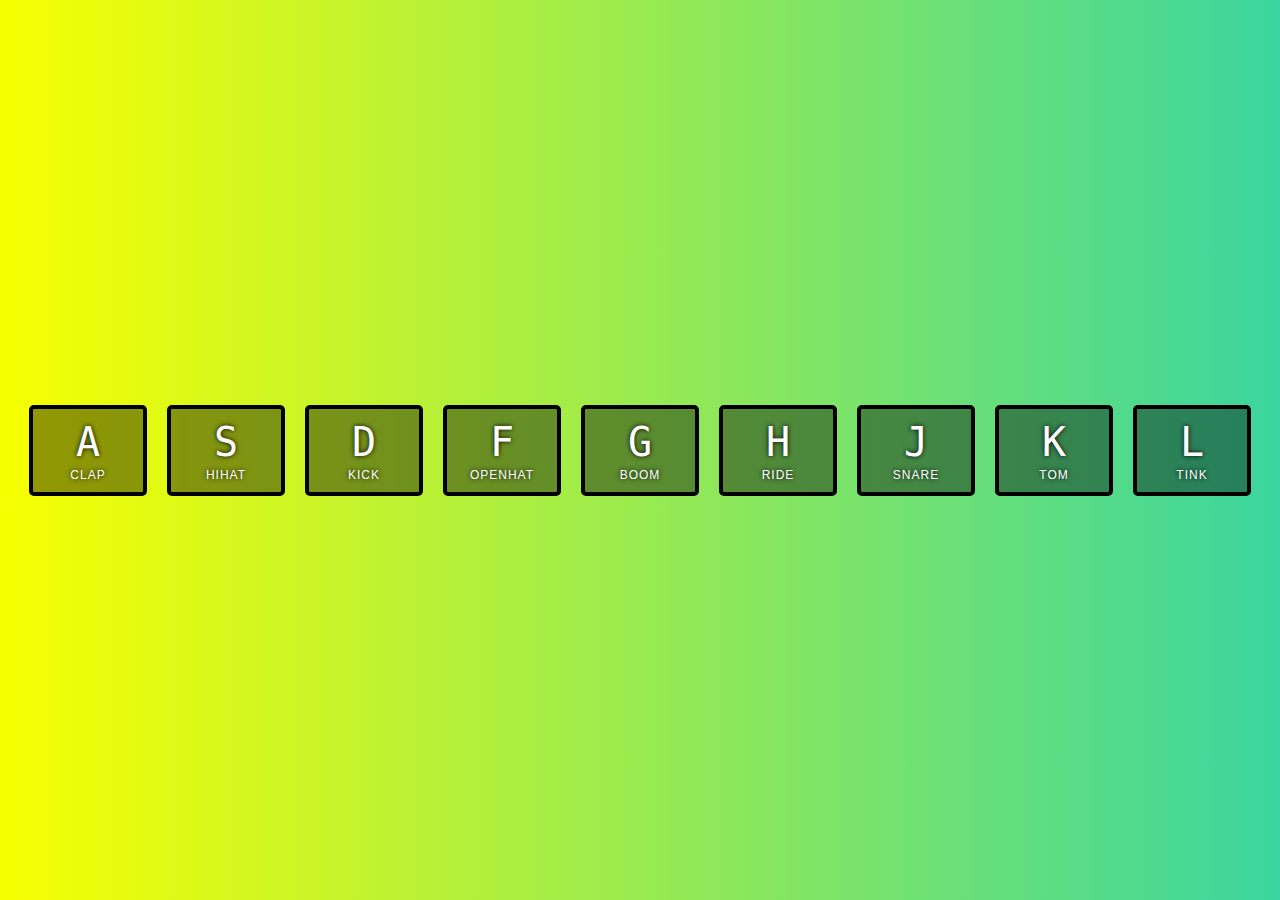
<file: index.html>
<!DOCTYPE html>
<html lang="en">
<head>
  <meta charset="UTF-8">
  <title>JS Drum Kit</title>
  <link rel="stylesheet" href="style.css">
</head>
<body>


  <div class="keys">
    <div data-key="65" class="key">
      <kbd>A</kbd>
      <span class="sound">clap</span>
    </div>
    <div data-key="83" class="key">
      <kbd>S</kbd>
      <span class="sound">hihat</span>
    </div>
    <div data-key="68" class="key">
      <kbd>D</kbd>
      <span class="sound">kick</span>
    </div>
    <div data-key="70" class="key">
      <kbd>F</kbd>
      <span class="sound">openhat</span>
    </div>
    <div data-key="71" class="key">
      <kbd>G</kbd>
      <span class="sound">boom</span>
    </div>
    <div data-key="72" class="key">
      <kbd>H</kbd>
      <span class="sound">ride</span>
    </div>
    <div data-key="74" class="key">
      <kbd>J</kbd>
      <span class="sound">snare</span>
    </div>
    <div data-key="75" class="key">
      <kbd>K</kbd>
      <span class="sound">tom</span>
    </div>
    <div data-key="76" class="key">
      <kbd>L</kbd>
      <span class="sound">tink</span>
    </div>
  </div>

  <audio data-key="65" src="sounds/clap.wav"></audio>
  <audio data-key="83" src="sounds/hihat.wav"></audio>
  <audio data-key="68" src="sounds/kick.wav"></audio>
  <audio data-key="70" src="sounds/openhat.wav"></audio>
  <audio data-key="71" src="sounds/boom.wav"></audio>
  <audio data-key="72" src="sounds/ride.wav"></audio>
  <audio data-key="74" src="sounds/snare.wav"></audio>
  <audio data-key="75" src="sounds/tom.wav"></audio>
  <audio data-key="76" src="sounds/tink.wav"></audio>

<script>

  function removeTransition(e) {
    if (e.propertyName !== 'transform') return; // skip it if its not a transform
    this.classList.remove('playing');

  }


  function playSound(e) {
    const audio = document.querySelector(`audio[data-key="${e.keyCode}"]`);
    const key = document.querySelector(`div[data-key="${e.keyCode}"]`);
    if (!audio) return; // stop the function from running all together


    key.classList.add('playing');
    audio.currentTime = 0;
    audio.play();
  };



  const keys = document.querySelectorAll('.key');
  keys.forEach(key => key.addEventListener('transitionend', removeTransition));
  window.addEventListener('keydown', playSound);


</script>


</body>
</html>
</file>
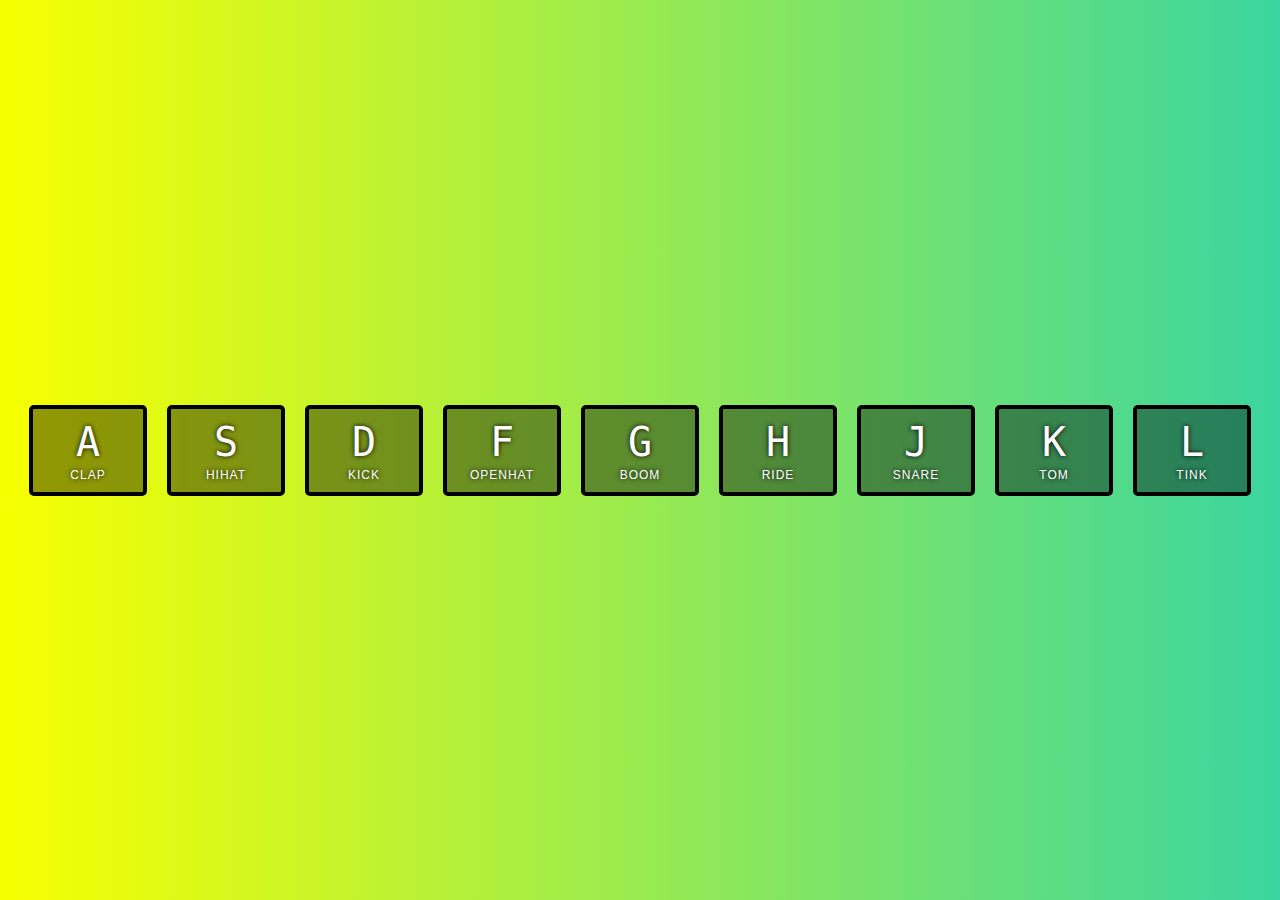
<file: 01 - JavaScript Drum Kit/index-FINISHED.html>
<!DOCTYPE html>
<html lang="en">
<head>
  <meta charset="UTF-8">
  <title>JS Drum Kit</title>
  <link rel="stylesheet" href="style.css">
</head>
<body>


  <div class="keys">
    <div data-key="65" class="key">
      <kbd>A</kbd>
      <span class="sound">clap</span>
    </div>
    <div data-key="83" class="key">
      <kbd>S</kbd>
      <span class="sound">hihat</span>
    </div>
    <div data-key="68" class="key">
      <kbd>D</kbd>
      <span class="sound">kick</span>
    </div>
    <div data-key="70" class="key">
      <kbd>F</kbd>
      <span class="sound">openhat</span>
    </div>
    <div data-key="71" class="key">
      <kbd>G</kbd>
      <span class="sound">boom</span>
    </div>
    <div data-key="72" class="key">
      <kbd>H</kbd>
      <span class="sound">ride</span>
    </div>
    <div data-key="74" class="key">
      <kbd>J</kbd>
      <span class="sound">snare</span>
    </div>
    <div data-key="75" class="key">
      <kbd>K</kbd>
      <span class="sound">tom</span>
    </div>
    <div data-key="76" class="key">
      <kbd>L</kbd>
      <span class="sound">tink</span>
    </div>
  </div>

  <audio data-key="65" src="sounds/clap.wav"></audio>
  <audio data-key="83" src="sounds/hihat.wav"></audio>
  <audio data-key="68" src="sounds/kick.wav"></audio>
  <audio data-key="70" src="sounds/openhat.wav"></audio>
  <audio data-key="71" src="sounds/boom.wav"></audio>
  <audio data-key="72" src="sounds/ride.wav"></audio>
  <audio data-key="74" src="sounds/snare.wav"></audio>
  <audio data-key="75" src="sounds/tom.wav"></audio>
  <audio data-key="76" src="sounds/tink.wav"></audio>

<script>
  function removeTransition(e) {
    if (e.propertyName !== 'transform') return;
    e.target.classList.remove('playing');
  }

  function playSound(e) {
    const audio = document.querySelector(`audio[data-key="${e.keyCode}"]`);
    const key = document.querySelector(`div[data-key="${e.keyCode}"]`);
    if (!audio) return;

    key.classList.add('playing');
    audio.currentTime = 0;
    audio.play();
  }

  const keys = Array.from(document.querySelectorAll('.key'));
  keys.forEach(key => key.addEventListener('transitionend', removeTransition));
  window.addEventListener('keydown', playSound);
</script>


</body>
</html>
</file>
<file: style.css>
html {
  font-size: 10px;
  /* background: url('') bottom center; */
  background-size: cover;
  background: linear-gradient(90deg, #f8ff00 0%, #3ad59f 100%);
}

body,html {
  margin: 0;
  padding: 0;
  font-family: sans-serif;
}

.keys {
  display: flex;
  flex: 1;
  min-height: 100vh;
  align-items: center;
  justify-content: center;
}

.key {
  border: .4rem solid black;
  border-radius: .5rem;
  margin: 1rem;
  font-size: 1.5rem;
  padding: 1rem .5rem;
  transition: all .07s ease;
  width: 10rem;
  text-align: center;
  color: white;
  background: rgba(0,0,0,0.4);
  text-shadow: 0 0 .5rem black;
}

.playing {
  transform: scale(1.1);
  border-color: white;
  box-shadow: 0 0 1rem #ffc600;
}

kbd {
  display: block;
  font-size: 4rem;
}

.sound {
  font-size: 1.2rem;
  text-transform: uppercase;
  letter-spacing: .1rem;
  color: #white;
}
</file>
<file: 01 - JavaScript Drum Kit/style.css>
html {
  font-size: 10px;
  /* background: url('') bottom center; */
  background-size: cover;
  background: linear-gradient(90deg, #f8ff00 0%, #3ad59f 100%);
}

body,html {
  margin: 0;
  padding: 0;
  font-family: sans-serif;
}

.keys {
  display: flex;
  flex: 1;
  min-height: 100vh;
  align-items: center;
  justify-content: center;
}

.key {
  border: .4rem solid black;
  border-radius: .5rem;
  margin: 1rem;
  font-size: 1.5rem;
  padding: 1rem .5rem;
  transition: all .07s ease;
  width: 10rem;
  text-align: center;
  color: white;
  background: rgba(0,0,0,0.4);
  text-shadow: 0 0 .5rem black;
}

.playing {
  transform: scale(1.1);
  border-color: white;
  box-shadow: 0 0 1rem #ffc600;
}

kbd {
  display: block;
  font-size: 4rem;
}

.sound {
  font-size: 1.2rem;
  text-transform: uppercase;
  letter-spacing: .1rem;
  color: #white;
}
</file>
